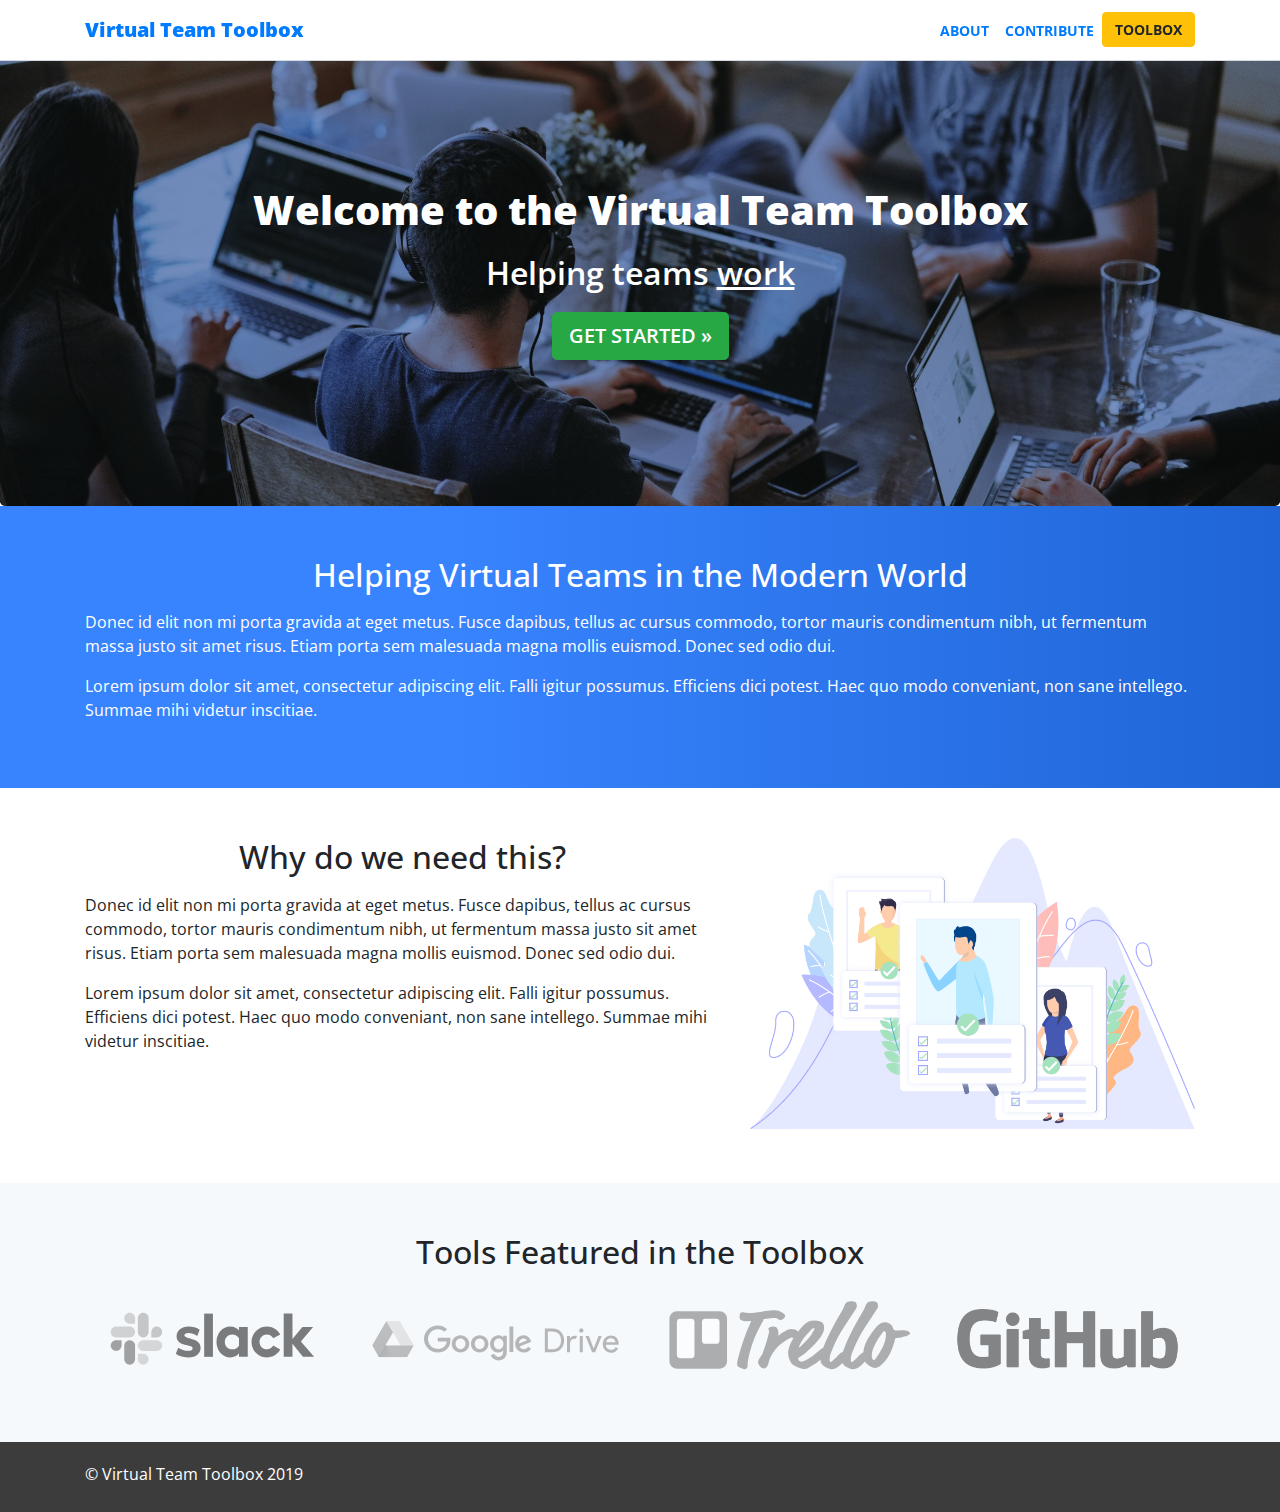
<file: index.html>
<!doctype html>
<html lang="en">
  <head>
    <meta charset="utf-8">
    <meta name="viewport" content="width=device-width, initial-scale=1, shrink-to-fit=no">
    <title>Virtual Team Toolbox | Home</title>


    <link href="https://fonts.googleapis.com/css?family=Open+Sans:400,700,800" rel="stylesheet">
    <!-- Bootstrap core CSS -->
    <link href="css/bootstrap.min.css" rel="stylesheet">    
    <!-- Custom styles for this site -->
    <link href="css/style.css" rel="stylesheet">
  </head>
  <body>
<nav class="navbar navbar-expand-md fixed-top">
    <div class="container">
        <a class="navbar-brand" href="index.html">Virtual Team Toolbox</a>
        <button class="navbar-toggler" type="button" data-toggle="collapse" data-target="#navbarsExampleDefault" aria-controls="navbarsExampleDefault" aria-expanded="false" aria-label="Toggle navigation">
            <span class="navbar-toggler-icon"></span>
        </button>

        <div class="collapse navbar-collapse" id="navbarsExampleDefault">
            <ul class="navbar-nav ml-auto">
                <li class="nav-item active">
                    <a class="nav-link" href="#">About</a>
                </li>
                <li class="nav-item">
                    <a class="nav-link" href="#">Contribute</a>
                </li>
                <li class="nav-item">
                    <a class="btn btn-warning" href="toolbox.html">ToolBox</a>
                </li>
                
           
            </ul>
        </div>
    </div>
</nav>

<main role="main">

    <!-- Main jumbotron for a primary marketing message or call to action -->
    <div class="jumbotron vertical-center home-section">
        <div class="container">
            <h1>Welcome to the Virtual Team Toolbox</h1>
            <h2>Helping teams <u>work</u></h2>
            <p><a class="btn btn-success btn-lg" href="toolbox.html">Get Started &raquo;</a></p>
        </div>
    </div>

    <div class="blue-section">
        <div class="container">
            <!-- Example row of columns -->
            <div class="row page-section">
                <div class="col">
                    <h2 class="text-center mb-3">Helping Virtual Teams in the Modern World</h2>
                    <p>Donec id elit non mi porta gravida at eget metus. Fusce dapibus, tellus ac cursus commodo, tortor mauris condimentum nibh, ut fermentum massa justo sit amet risus. Etiam porta sem malesuada magna mollis euismod. Donec sed odio dui. </p>
                    <p>Lorem ipsum dolor sit amet, consectetur adipiscing elit. Falli igitur possumus. Efficiens dici potest. Haec quo modo conveniant, non sane intellego. Summae mihi videtur inscitiae. </p>
                </div>
        
            </div>
        </div> <!-- /container -->
    </div>
    
    <div class="container">
            <!-- Example row of columns -->
            <div class="row page-section">
                <div class="col-md-7">
                    <h2 class="text-center mb-3">Why do we need this?</h2>
                    <p>Donec id elit non mi porta gravida at eget metus. Fusce dapibus, tellus ac cursus commodo, tortor mauris condimentum nibh, ut fermentum massa justo sit amet risus. Etiam porta sem malesuada magna mollis euismod. Donec sed odio dui. </p>
                    <p>Lorem ipsum dolor sit amet, consectetur adipiscing elit. Falli igitur possumus. Efficiens dici potest. Haec quo modo conveniant, non sane intellego. Summae mihi videtur inscitiae. </p>
                </div>
                <div class="col-md-5">
                    <img src="img/app-20.png" class="img-fluid" />
                </div>
            </div>
        </div> <!-- /container -->
        <div class="grey-section">
            <div class="container">
                <!-- Example row of columns -->
                <div class="row page-section-mr-t">
                    <div class="col">
                        <h2 class="text-center mb-3">Tools Featured in the Toolbox</h2>
                    </div>
                </div>
                <div class="row page-section-mr-b">
                    <div class="col-md-3">
                        <a href="#" class="greyed-out">
                            <img src="img/Slack_RGB.svg" class="img-fluid" />
                        </a>
                    </div>
                    <div class="col-md-3 d-flex justify-content-center">
                        <a href="#" class="greyed-out align-self-center">
                            <img src="img/drive-logo.svg" class="img-fluid" />
                        </a>
                    </div>
                    <div class="col-md-3 d-flex justify-content-center">
                        <a href="cat-pm.html" class="greyed-out align-self-center">
                            <img src="img/trello-logo-blue.svg" class="img-fluid" />
                        </a>
                    </div>
                    <div class="col-md-3">
                        <a href="#" class="greyed-out">
                            <img src="img/GitHub-Logo.png" class="img-fluid" />
                        </a>
                    </div>
                </div>
            </div> <!-- /container -->
        </div>

</main>

<footer>
    <div class="container">
    <p>&copy; Virtual Team Toolbox 2019</p>
    </div>
</footer>
<script src="https://code.jquery.com/jquery-3.3.1.slim.min.js" integrity="sha384-q8i/X+965DzO0rT7abK41JStQIAqVgRVzpbzo5smXKp4YfRvH+8abtTE1Pi6jizo" crossorigin="anonymous"></script>
      <script>window.jQuery || document.write('<script src="/docs/4.3/assets/js/vendor/jquery-slim.min.js"><\/script>')</script><script src="js/bootstrap.bundle.min.js" integrity="sha384-xrRywqdh3PHs8keKZN+8zzc5TX0GRTLCcmivcbNJWm2rs5C8PRhcEn3czEjhAO9o" crossorigin="anonymous"></script></body>
</html>
</file>
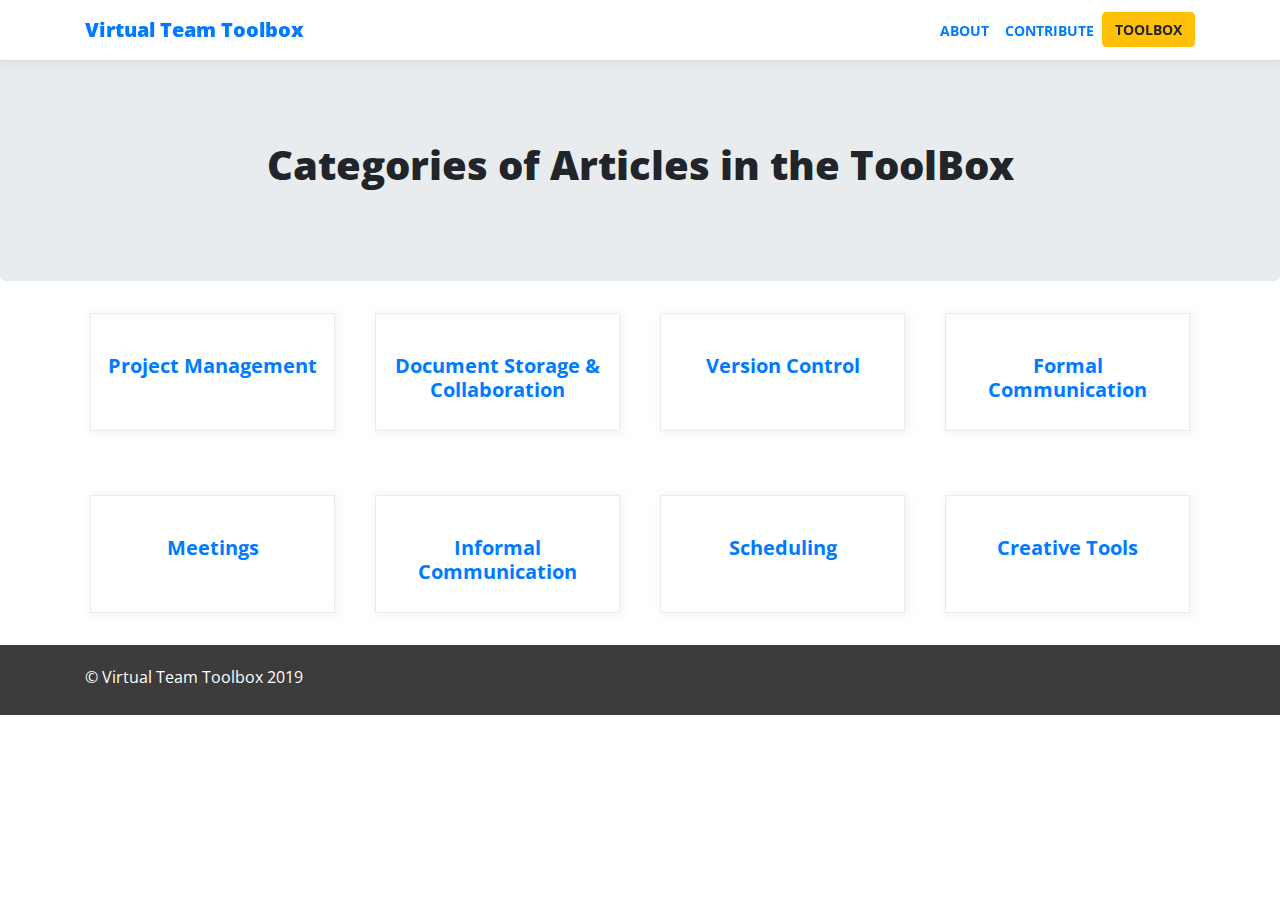
<file: toolbox.html>
<!doctype html>
<html lang="en">
  <head>
    <meta charset="utf-8">
    <meta name="viewport" content="width=device-width, initial-scale=1, shrink-to-fit=no">
    <title>Virtual Team Toolbox | ToolBox</title>


    <link href="https://fonts.googleapis.com/css?family=Open+Sans:400,700,800" rel="stylesheet">
    <link rel="stylesheet" href="https://use.fontawesome.com/releases/v5.8.0/css/all.css" integrity="sha384-Mmxa0mLqhmOeaE8vgOSbKacftZcsNYDjQzuCOm6D02luYSzBG8vpaOykv9lFQ51Y" crossorigin="anonymous">
    <!-- Bootstrap core CSS -->
    <link href="css/bootstrap.min.css" rel="stylesheet">    
    <!-- Custom styles for this site -->
    <link href="css/style.css" rel="stylesheet">
  </head>
  <body>
        <nav class="navbar navbar-expand-md fixed-top">
            <div class="container">
                <a class="navbar-brand" href="index.html">Virtual Team Toolbox</a>
                <button class="navbar-toggler" type="button" data-toggle="collapse" data-target="#navbarsExampleDefault" aria-controls="navbarsExampleDefault" aria-expanded="false" aria-label="Toggle navigation">
                    <span class="navbar-toggler-icon"></span>
                </button>

                <div class="collapse navbar-collapse" id="navbarsExampleDefault">
                    <ul class="navbar-nav ml-auto">
                        <li class="nav-item active">
                            <a class="nav-link" href="#">About</a>
                        </li>
                        <li class="nav-item">
                            <a class="nav-link" href="#">Contribute</a>
                        </li>
                        <li class="nav-item">
                            <a class="btn btn-warning" href="#">ToolBox</a>
                        </li>
                        
                
                    </ul>
                </div>
            </div>
        </nav>

        <main role="main">

            <!-- Main jumbotron for a primary marketing message or call to action -->
            <div class="jumbotron cat-heading">
                <div class="container">
                    <h1 class="text-center">Categories of Articles in the ToolBox</h1>
                </div>
            </div>

            <div class="container">
                <div class="row">
                    <div class="col category-box">
                        <a href="cat-pm.html">
                            <i class="fas fa-tasks"></i>
                            <h3>Project Management</h3>
                        </a>
                    </div>
                    <div class="col category-box">
                        <a href="#">
                            <i class="fas fa-folder-open"></i>
                            <h3>Document Storage & Collaboration</h3>
                        </a>
                    </div>
                    <div class="col category-box">
                        <a href="#">
                            <i class="fas fa-code-branch"></i>
                            <h3>Version Control</h3>
                        </a>
                    </div>
                    <div class="col category-box">
                            <a href="#">
                                <i class="fas fa-envelope"></i>
                                <h3>Formal Communication</h3>
                            </a>
                    </div>
                </div><!-- End Row -->
                <div class="row">
                    <div class="col category-box">
                        <a href="#">
                            <i class="fas fa-user-friends"></i>
                            <h3>Meetings</h3>
                        </a>
                    </div>
                    <div class="col category-box">
                        <a href="#">
                            <i class="fab fa-slack"></i>
                            <h3>Informal Communication</h3>
                        </a>
                    </div>
                    <div class="col category-box">
                        <a href="#">
                            <i class="fas fa-calendar-alt"></i>
                            <h3>Scheduling</h3>
                        </a>
                    </div>
                    <div class="col category-box">
                        <a href="#">
                            <i class="fas fa-layer-group"></i>
                            <h3>Creative Tools</h3>
                        </a>
                    </div>
                </div><!-- End Row -->
            </div><!-- End Container -->
            

        </main>

        <footer>
            <div class="container">
            <p>&copy; Virtual Team Toolbox 2019</p>
            </div>
        </footer>
        <script src="https://code.jquery.com/jquery-3.3.1.slim.min.js" integrity="sha384-q8i/X+965DzO0rT7abK41JStQIAqVgRVzpbzo5smXKp4YfRvH+8abtTE1Pi6jizo" crossorigin="anonymous"></script>
        <script>window.jQuery || document.write('<script src="/docs/4.3/assets/js/vendor/jquery-slim.min.js"><\/script>')</script><script src="js/bootstrap.bundle.min.js" integrity="sha384-xrRywqdh3PHs8keKZN+8zzc5TX0GRTLCcmivcbNJWm2rs5C8PRhcEn3czEjhAO9o" crossorigin="anonymous"></script>

    </body>
</html>
</file>
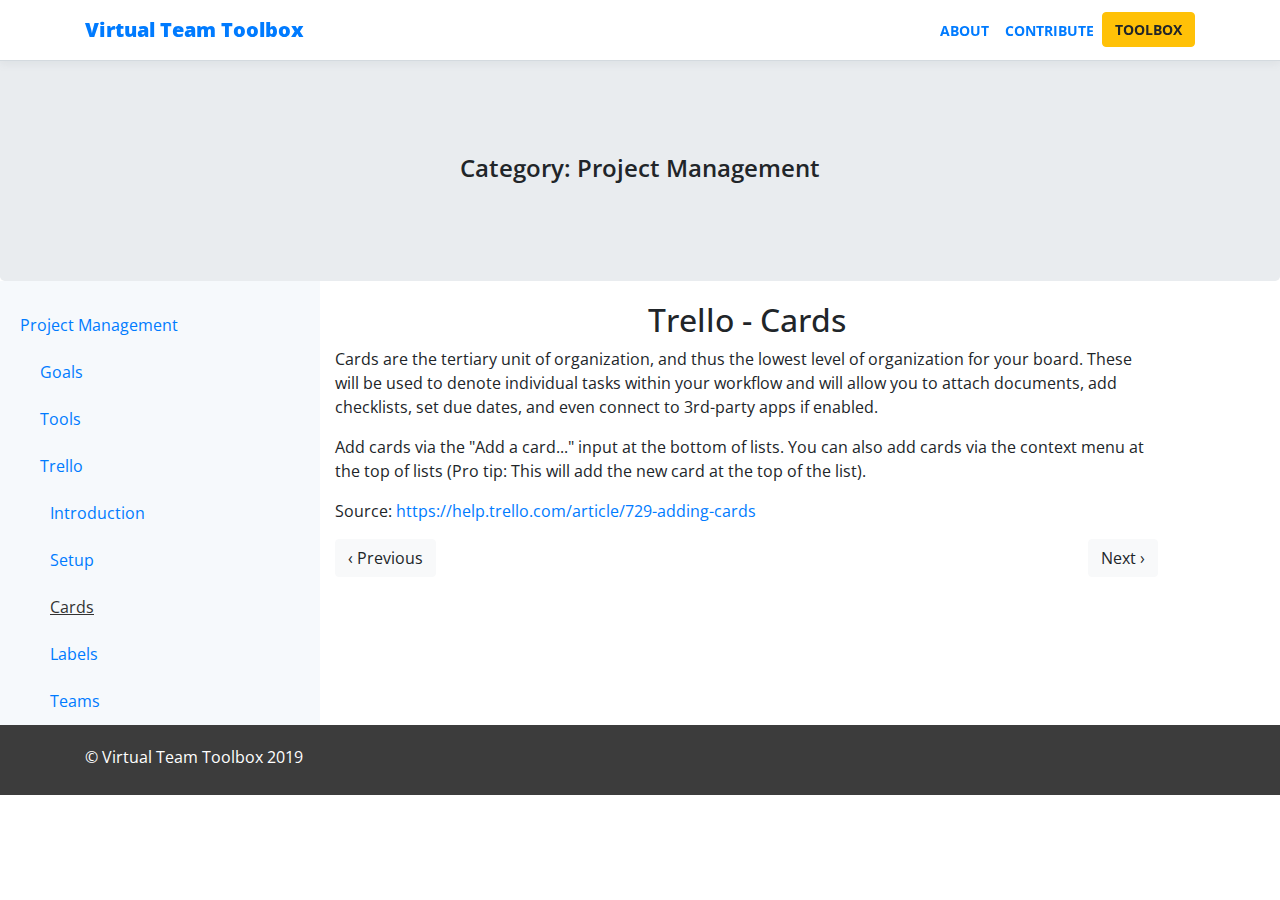
<file: trello-cards.html>
<!doctype html>
<html lang="en">
  <head>
    <meta charset="utf-8">
    <meta name="viewport" content="width=device-width, initial-scale=1, shrink-to-fit=no">
    <title>Virtual Team Toolbox | Trello Cards</title>


    <link href="https://fonts.googleapis.com/css?family=Open+Sans:400,700,800" rel="stylesheet">
    <link rel="stylesheet" href="https://use.fontawesome.com/releases/v5.8.0/css/all.css" integrity="sha384-Mmxa0mLqhmOeaE8vgOSbKacftZcsNYDjQzuCOm6D02luYSzBG8vpaOykv9lFQ51Y" crossorigin="anonymous">
    <!-- Bootstrap core CSS -->
    <link href="css/bootstrap.min.css" rel="stylesheet">    
    <!-- Custom styles for this site -->
    <link href="css/style.css" rel="stylesheet">
  </head>
  <body>
        <nav class="navbar navbar-expand-md fixed-top">
            <div class="container">
                <a class="navbar-brand" href="index.html">Virtual Team Toolbox</a>
                <button class="navbar-toggler" type="button" data-toggle="collapse" data-target="#navbarsExampleDefault" aria-controls="navbarsExampleDefault" aria-expanded="false" aria-label="Toggle navigation">
                    <span class="navbar-toggler-icon"></span>
                </button>

                <div class="collapse navbar-collapse" id="navbarsExampleDefault">
                    <ul class="navbar-nav ml-auto">
                        <li class="nav-item active">
                            <a class="nav-link" href="#">About</a>
                        </li>
                        <li class="nav-item">
                            <a class="nav-link" href="#">Contribute</a>
                        </li>
                        <li class="nav-item">
                            <a class="btn btn-warning" href="toolbox.html">ToolBox</a>
                        </li>
                        
                
                    </ul>
                </div>
            </div>
        </nav>

        <main role="main">

            <!-- Main jumbotron for a primary marketing message or call to action -->
            <div class="jumbotron inner-cat-heading">
                <div class="container">
                    <h2 class="text-center">Category: Project Management</h2>
                </div>
            </div>            
            <div class="container-fluid">

            <div class="row lesson-row">
                    <div class="col-md-3 col-xs-1" id="sidebar">
                        <div class="list-group">
                            <a href="#menu1" class="list-group-item" data-toggle="collapse" data-parent="#sidebar">
                                <span class="hidden-sm-down">Project Management <i class="fa fa-caret-down"></i></span> 
                            </a>
                            <div class="collapse" id="menu1">
                                <a href="cat-pm.html" class="list-group-item">
                                    <span class="hidden-sm-down">Goals</span> 
                                </a>
                                <a href="#menu2" class="list-group-item">
                                    <span class="hidden-sm-down">Tools</span> 
                                </a>
                                <a href="#menu3" class="list-group-item" data-toggle="collapse" data-parent="#sidebar">
                                    <span class="hidden-sm-down">Trello <i class="fa fa-caret-down"></i></span> 
                                </a>
                                <div class="collapse" id="menu3">
                                    <a href="trello-intro.html" class="list-group-item " data-parent="#menu2">Introduction</a>
                                    <a href="trello-setup.html" class="list-group-item" data-parent="#menu2">Setup</a>
                                    <a href="trello-cards.html" class="list-group-item active-list-item" data-parent="#menu2">Cards</a>
                                    <a href="trello-labels.html" class="list-group-item" data-parent="#menu2">Labels</a>
                                    <a href="trello-teams.html" class="list-group-item" data-parent="#menu2">Teams</a>
                                    
                                </div>
                                <!-- <a href="#menu4" class="list-group-item">
                                    <span class="hidden-sm-down">Item 3</span> 
                                </a>
                                <a href="#menu5" class="list-group-item">
                                    <span class="hidden-sm-down">Item 4</span> 
                                </a> -->
                            </div><!-- End PM Collapse -->
                        </div><!-- End List Group -->
                    </div>
                    <div class="col-md-8 lesson-body">
                        <h2 class="text-center">Trello - Cards</h2>
                        <!-- Lesson video will go here -->
                        <!-- <img class="img-fluid" src="https://via.placeholder.com/900x300.png?text=Video+Here" /> -->

                        <!-- Start Actual Lesson Body -->
                        <!-- <h3 class="mt-3">What you will learn in this lesson</h3> -->
                        
                        <p>Cards are the tertiary unit of organization, and thus the lowest level of organization for your board. These will be used to denote individual tasks within your workflow and will allow you to attach documents, add checklists, set due dates, and even connect to 3rd-party apps if enabled.</p>

                        <p>Add cards via the "Add a card..." input at the bottom of lists. You can also add cards via the context menu at the top of lists (Pro tip: This will add the new card at the top of the list).</p>

                        <p>Source: <a href="https://help.trello.com/article/729-adding-cards" target="blank">https://help.trello.com/article/729-adding-cards</a></p>


                        <a href="trello-setup.html" class="btn btn-light">&#8249; Previous</a>
                        <a href="trello-labels.html" class="btn btn-light float-right">Next &#8250;</a>
                    </div>
                    


                </div><!-- End Row -->
                
            </div><!-- End Container -->
            

        </main>

        <footer>
            <div class="container">
            <p>&copy; Virtual Team Toolbox 2019</p>
            </div>
        </footer>
        <script src="https://code.jquery.com/jquery-3.3.1.slim.min.js" integrity="sha384-q8i/X+965DzO0rT7abK41JStQIAqVgRVzpbzo5smXKp4YfRvH+8abtTE1Pi6jizo" crossorigin="anonymous"></script>
        <script>window.jQuery || document.write('<script src="/docs/4.3/assets/js/vendor/jquery-slim.min.js"><\/script>')</script><script src="js/bootstrap.bundle.min.js" integrity="sha384-xrRywqdh3PHs8keKZN+8zzc5TX0GRTLCcmivcbNJWm2rs5C8PRhcEn3czEjhAO9o" crossorigin="anonymous"></script>
        <script>
        $('#menu1').collapse('show'); //Show the current page contents
        $('#menu3').collapse('show'); //Show the current page contents
        </script>
        
    </body>
</html>
</file>
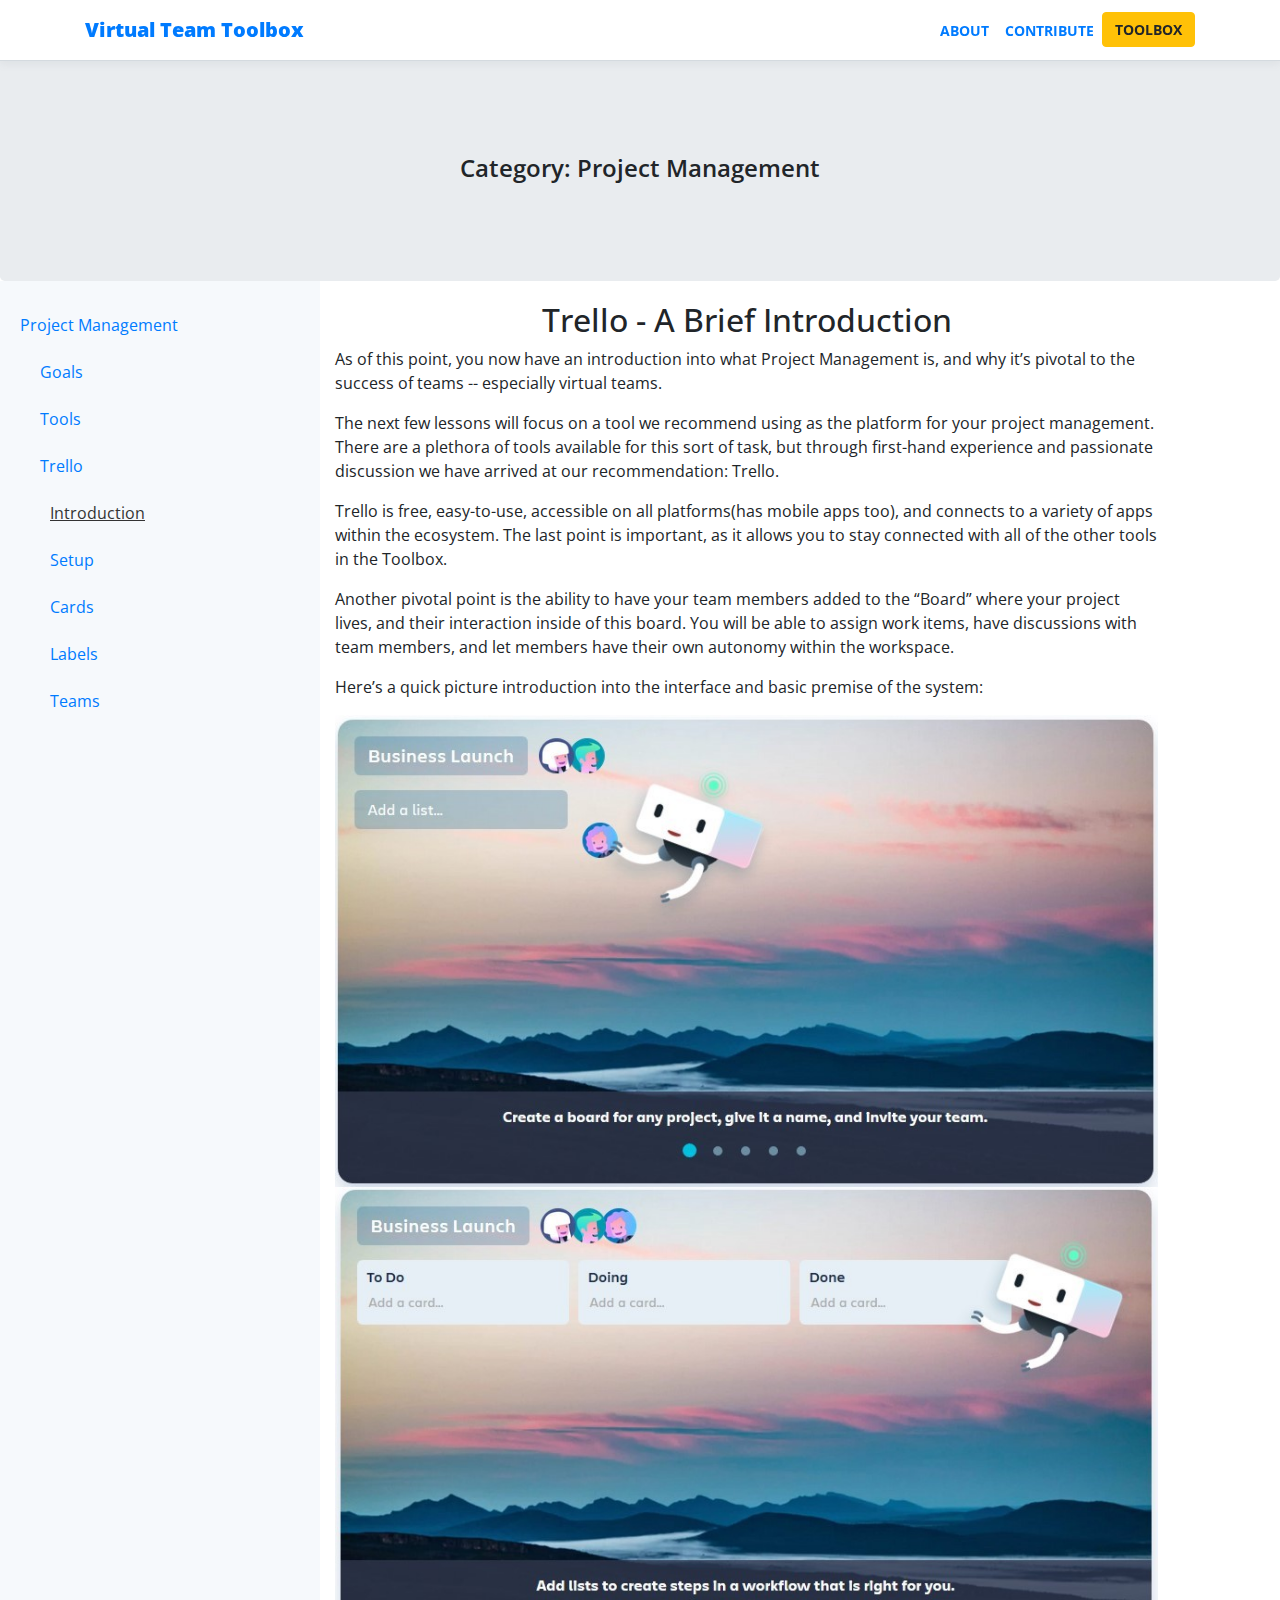
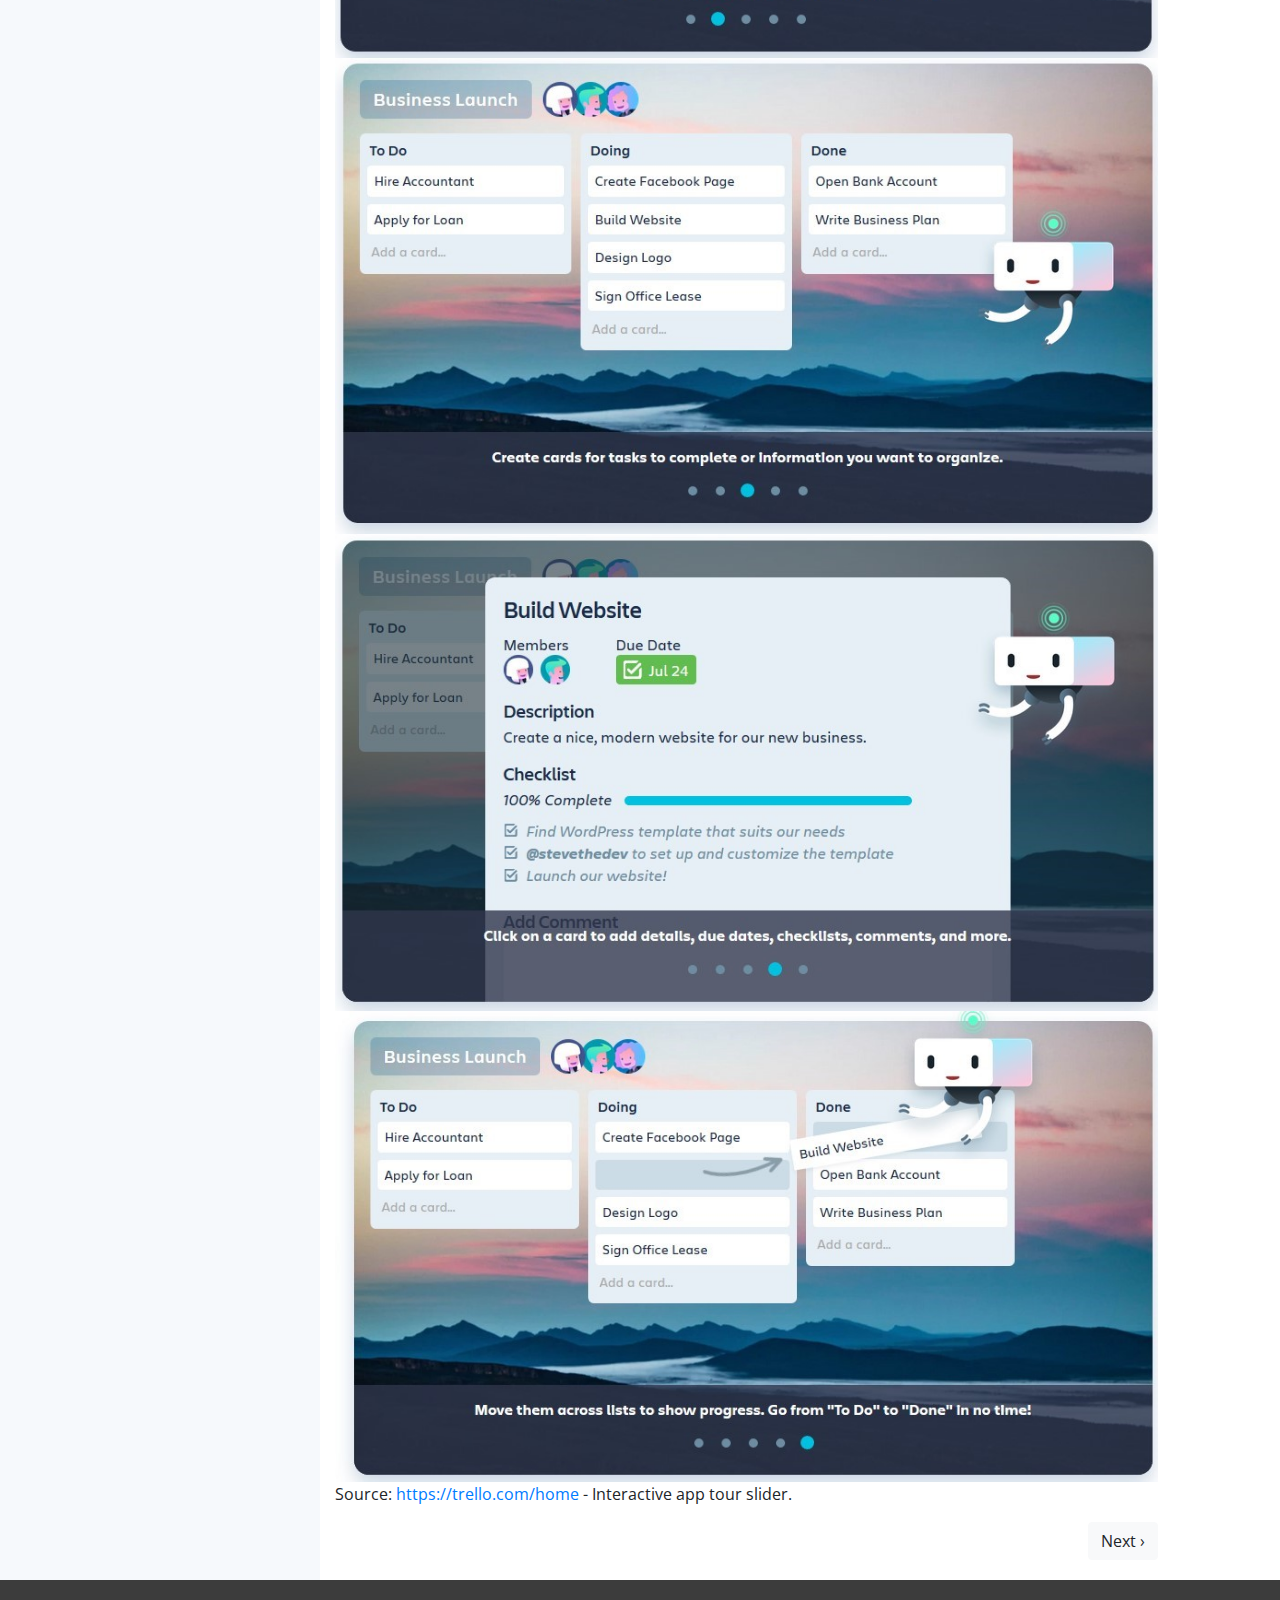
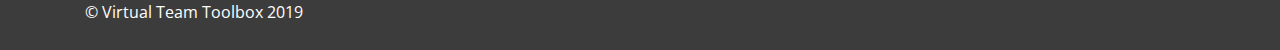
<file: trello-intro.html>
<!doctype html>
<html lang="en">
  <head>
    <meta charset="utf-8">
    <meta name="viewport" content="width=device-width, initial-scale=1, shrink-to-fit=no">
    <title>Virtual Team Toolbox | Trello Introduction</title>


    <link href="https://fonts.googleapis.com/css?family=Open+Sans:400,700,800" rel="stylesheet">
    <link rel="stylesheet" href="https://use.fontawesome.com/releases/v5.8.0/css/all.css" integrity="sha384-Mmxa0mLqhmOeaE8vgOSbKacftZcsNYDjQzuCOm6D02luYSzBG8vpaOykv9lFQ51Y" crossorigin="anonymous">
    <!-- Bootstrap core CSS -->
    <link href="css/bootstrap.min.css" rel="stylesheet">    
    <!-- Custom styles for this site -->
    <link href="css/style.css" rel="stylesheet">
  </head>
  <body>
        <nav class="navbar navbar-expand-md fixed-top">
            <div class="container">
                <a class="navbar-brand" href="index.html">Virtual Team Toolbox</a>
                <button class="navbar-toggler" type="button" data-toggle="collapse" data-target="#navbarsExampleDefault" aria-controls="navbarsExampleDefault" aria-expanded="false" aria-label="Toggle navigation">
                    <span class="navbar-toggler-icon"></span>
                </button>

                <div class="collapse navbar-collapse" id="navbarsExampleDefault">
                    <ul class="navbar-nav ml-auto">
                        <li class="nav-item active">
                            <a class="nav-link" href="#">About</a>
                        </li>
                        <li class="nav-item">
                            <a class="nav-link" href="#">Contribute</a>
                        </li>
                        <li class="nav-item">
                            <a class="btn btn-warning" href="toolbox.html">ToolBox</a>
                        </li>
                        
                
                    </ul>
                </div>
            </div>
        </nav>

        <main role="main">

            <!-- Main jumbotron for a primary marketing message or call to action -->
            <div class="jumbotron inner-cat-heading">
                <div class="container">
                    <h2 class="text-center">Category: Project Management</h2>
                </div>
            </div>            
            <div class="container-fluid">

            <div class="row lesson-row">
                    <div class="col-md-3 col-xs-1" id="sidebar">
                        <div class="list-group">
                            <a href="#menu1" class="list-group-item" data-toggle="collapse" data-parent="#sidebar">
                                <span class="hidden-sm-down">Project Management <i class="fa fa-caret-down"></i></span> 
                            </a>
                            <div class="collapse" id="menu1">
                                <a href="cat-pm.html" class="list-group-item">
                                    <span class="hidden-sm-down">Goals</span> 
                                </a>
                                <a href="#menu2" class="list-group-item">
                                    <span class="hidden-sm-down">Tools</span> 
                                </a>
                                <a href="#menu3" class="list-group-item" data-toggle="collapse" data-parent="#sidebar">
                                    <span class="hidden-sm-down">Trello <i class="fa fa-caret-down"></i></span> 
                                </a>
                                <div class="collapse" id="menu3">
                                    <a href="trello-intro.html" class="list-group-item active-list-item" data-parent="#menu2">Introduction</a>
                                    <a href="trello-setup.html" class="list-group-item" data-parent="#menu2">Setup</a>
                                    <a href="trello-cards.html" class="list-group-item" data-parent="#menu2">Cards</a>
                                    <a href="trello-labels.html" class="list-group-item" data-parent="#menu2">Labels</a>
                                    <a href="trello-teams.html" class="list-group-item" data-parent="#menu2">Teams</a>
                                    
                                </div>
                                <!-- <a href="#menu4" class="list-group-item">
                                    <span class="hidden-sm-down">Item 3</span> 
                                </a>
                                <a href="#menu5" class="list-group-item">
                                    <span class="hidden-sm-down">Item 4</span> 
                                </a> -->
                            </div><!-- End PM Collapse -->
                        </div><!-- End List Group -->
                    </div>
                    <div class="col-md-8 lesson-body">
                        <h2 class="text-center">Trello - A Brief Introduction</h2>
                        <!-- Lesson video will go here -->
                        <!-- <img class="img-fluid" src="https://via.placeholder.com/900x300.png?text=Video+Here" /> -->

                        <!-- Start Actual Lesson Body -->
                        <!-- <h3 class="mt-3">What you will learn in this lesson</h3> -->
                        
                        <p>As of this point, you now have an introduction into what Project Management is, and why it’s pivotal to the success of teams -- especially virtual teams.</p>

                        <p>The next few lessons will focus on a  tool we recommend using as the platform for your project management. There are a plethora of tools available for this sort of task, but through first-hand experience and passionate discussion we have arrived at our recommendation: Trello.</p>
                        
                        <p>Trello is free, easy-to-use, accessible on all platforms(has mobile apps too), and connects to a variety of apps within the ecosystem. The last point is important, as it allows you to stay connected with all of the other tools in the Toolbox.</p>
                        
                        <p>Another pivotal point is the ability to have your team members added to the “Board” where your project lives, and their interaction inside of this board. You will be able to assign work items, have discussions with team members, and let members have their own autonomy within the workspace.</p>
                        
                        <p>Here’s a quick picture introduction into the interface and basic premise of the system:</p>
                        <img src="img/trello-intro-1.jpg" class="img-fluid" />
                        <img src="img/trello-intro-2.jpg" class="img-fluid" />
                        <img src="img/trello-intro-3.jpg" class="img-fluid" />
                        <img src="img/trello-intro-4.jpg" class="img-fluid" />
                        <img src="img/trello-intro-5.jpg" class="img-fluid" />
                         <p>Source: <a href="https://trello.com/home" target="_blank">https://trello.com/home</a> - Interactive app tour slider.</p>
                        <!-- <a href="#" class="btn btn-light">&#8249; Previous</a> -->
                        <a href="trello-setup.html" class="btn btn-light float-right">Next &#8250;</a>
                    </div>
                    


                </div><!-- End Row -->
                
            </div><!-- End Container -->
            

        </main>

        <footer>
            <div class="container">
            <p>&copy; Virtual Team Toolbox 2019</p>
            </div>
        </footer>
        <script src="https://code.jquery.com/jquery-3.3.1.slim.min.js" integrity="sha384-q8i/X+965DzO0rT7abK41JStQIAqVgRVzpbzo5smXKp4YfRvH+8abtTE1Pi6jizo" crossorigin="anonymous"></script>
        <script>window.jQuery || document.write('<script src="/docs/4.3/assets/js/vendor/jquery-slim.min.js"><\/script>')</script><script src="js/bootstrap.bundle.min.js" integrity="sha384-xrRywqdh3PHs8keKZN+8zzc5TX0GRTLCcmivcbNJWm2rs5C8PRhcEn3czEjhAO9o" crossorigin="anonymous"></script>
        <script>
        $('#menu1').collapse('show'); //Show the current page contents
        $('#menu3').collapse('show'); //Show the current page contents
        </script>
        
    </body>
</html>
</file>
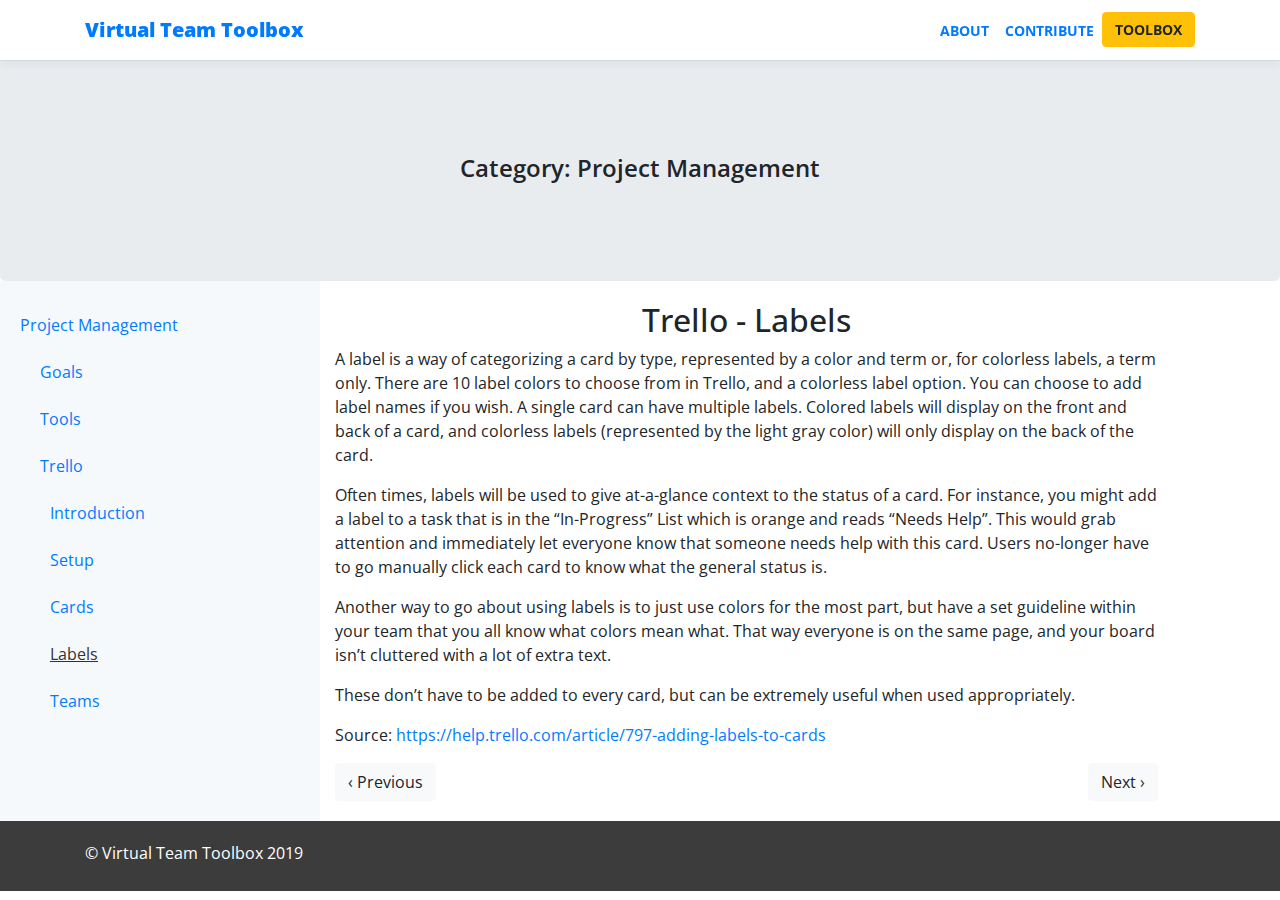
<file: trello-labels.html>
<!doctype html>
<html lang="en">
  <head>
    <meta charset="utf-8">
    <meta name="viewport" content="width=device-width, initial-scale=1, shrink-to-fit=no">
    <title>Virtual Team Toolbox | Trello Labels</title>


    <link href="https://fonts.googleapis.com/css?family=Open+Sans:400,700,800" rel="stylesheet">
    <link rel="stylesheet" href="https://use.fontawesome.com/releases/v5.8.0/css/all.css" integrity="sha384-Mmxa0mLqhmOeaE8vgOSbKacftZcsNYDjQzuCOm6D02luYSzBG8vpaOykv9lFQ51Y" crossorigin="anonymous">
    <!-- Bootstrap core CSS -->
    <link href="css/bootstrap.min.css" rel="stylesheet">    
    <!-- Custom styles for this site -->
    <link href="css/style.css" rel="stylesheet">
  </head>
  <body>
        <nav class="navbar navbar-expand-md fixed-top">
            <div class="container">
                <a class="navbar-brand" href="index.html">Virtual Team Toolbox</a>
                <button class="navbar-toggler" type="button" data-toggle="collapse" data-target="#navbarsExampleDefault" aria-controls="navbarsExampleDefault" aria-expanded="false" aria-label="Toggle navigation">
                    <span class="navbar-toggler-icon"></span>
                </button>

                <div class="collapse navbar-collapse" id="navbarsExampleDefault">
                    <ul class="navbar-nav ml-auto">
                        <li class="nav-item active">
                            <a class="nav-link" href="#">About</a>
                        </li>
                        <li class="nav-item">
                            <a class="nav-link" href="#">Contribute</a>
                        </li>
                        <li class="nav-item">
                            <a class="btn btn-warning" href="toolbox.html">ToolBox</a>
                        </li>
                        
                
                    </ul>
                </div>
            </div>
        </nav>

        <main role="main">

            <!-- Main jumbotron for a primary marketing message or call to action -->
            <div class="jumbotron inner-cat-heading">
                <div class="container">
                    <h2 class="text-center">Category: Project Management</h2>
                </div>
            </div>            
            <div class="container-fluid">

            <div class="row lesson-row">
                    <div class="col-md-3 col-xs-1" id="sidebar">
                        <div class="list-group">
                            <a href="#menu1" class="list-group-item" data-toggle="collapse" data-parent="#sidebar">
                                <span class="hidden-sm-down">Project Management <i class="fa fa-caret-down"></i></span> 
                            </a>
                            <div class="collapse" id="menu1">
                                <a href="cat-pm.html" class="list-group-item">
                                    <span class="hidden-sm-down">Goals</span> 
                                </a>
                                <a href="#menu2" class="list-group-item">
                                    <span class="hidden-sm-down">Tools</span> 
                                </a>
                                <a href="#menu3" class="list-group-item" data-toggle="collapse" data-parent="#sidebar">
                                    <span class="hidden-sm-down">Trello <i class="fa fa-caret-down"></i></span> 
                                </a>
                                <div class="collapse" id="menu3">
                                    <a href="trello-intro.html" class="list-group-item" data-parent="#menu2">Introduction</a>
                                    <a href="trello-setup.html" class="list-group-item" data-parent="#menu2">Setup</a>
                                    <a href="trello-cards.html" class="list-group-item" data-parent="#menu2">Cards</a>
                                    <a href="trello-labels.html" class="list-group-item active-list-item" data-parent="#menu2">Labels</a>
                                    <a href="trello-teams.html" class="list-group-item" data-parent="#menu2">Teams</a>
                                    
                                </div>
                                <!-- <a href="#menu4" class="list-group-item">
                                    <span class="hidden-sm-down">Item 3</span> 
                                </a>
                                <a href="#menu5" class="list-group-item">
                                    <span class="hidden-sm-down">Item 4</span> 
                                </a> -->
                            </div><!-- End PM Collapse -->
                        </div><!-- End List Group -->
                    </div>
                    <div class="col-md-8 lesson-body">
                        <h2 class="text-center">Trello - Labels</h2>
                        <!-- Lesson video will go here -->
                        <!-- <img class="img-fluid" src="https://via.placeholder.com/900x300.png?text=Video+Here" /> -->

                        <!-- Start Actual Lesson Body -->
                        <!-- <h3 class="mt-3">What you will learn in this lesson</h3> -->
                        <p>A label is a way of categorizing a card by type, represented by a color and term or, for colorless labels, a term only. There are 10 label colors to choose from in Trello, and a colorless label option. You can choose to add label names if you wish. A single card can have multiple labels. Colored labels will display on the front and back of a card, and colorless labels (represented by the light gray color) will only display on the back of the card.</p>

                        <p>Often times, labels will be used to give at-a-glance context to the status of a card. For instance, you might add a label to a task that is in the “In-Progress” List which is orange and reads “Needs Help”. This would grab attention and immediately let everyone know that someone needs help with this card. Users no-longer have to go manually click each card to know what the general status is.</p>

                        <p>Another way to go about using labels is to just use colors for the most part, but have a set guideline within your team that you all know what colors mean what. That way everyone is on the same page, and your board isn’t cluttered with a lot of extra text.</p>

                        <p>These don’t have to be added to every card, but can be extremely useful when used appropriately.</p>

                        <p>Source: <a href="https://help.trello.com/article/797-adding-labels-to-cards" target="_blank">https://help.trello.com/article/797-adding-labels-to-cards</a></p>


                       
                        <a href="trello-cards.html" class="btn btn-light">&#8249; Previous</a>
                        <a href="trello-teams.html" class="btn btn-light float-right">Next &#8250;</a>
                    </div>
                    


                </div><!-- End Row -->
                
            </div><!-- End Container -->
            

        </main>

        <footer>
            <div class="container">
            <p>&copy; Virtual Team Toolbox 2019</p>
            </div>
        </footer>
        <script src="https://code.jquery.com/jquery-3.3.1.slim.min.js" integrity="sha384-q8i/X+965DzO0rT7abK41JStQIAqVgRVzpbzo5smXKp4YfRvH+8abtTE1Pi6jizo" crossorigin="anonymous"></script>
        <script>window.jQuery || document.write('<script src="/docs/4.3/assets/js/vendor/jquery-slim.min.js"><\/script>')</script><script src="js/bootstrap.bundle.min.js" integrity="sha384-xrRywqdh3PHs8keKZN+8zzc5TX0GRTLCcmivcbNJWm2rs5C8PRhcEn3czEjhAO9o" crossorigin="anonymous"></script>
        <script>
        $('#menu1').collapse('show'); //Show the current page contents
        $('#menu3').collapse('show'); //Show the current page contents
        </script>
        
    </body>
</html>
</file>
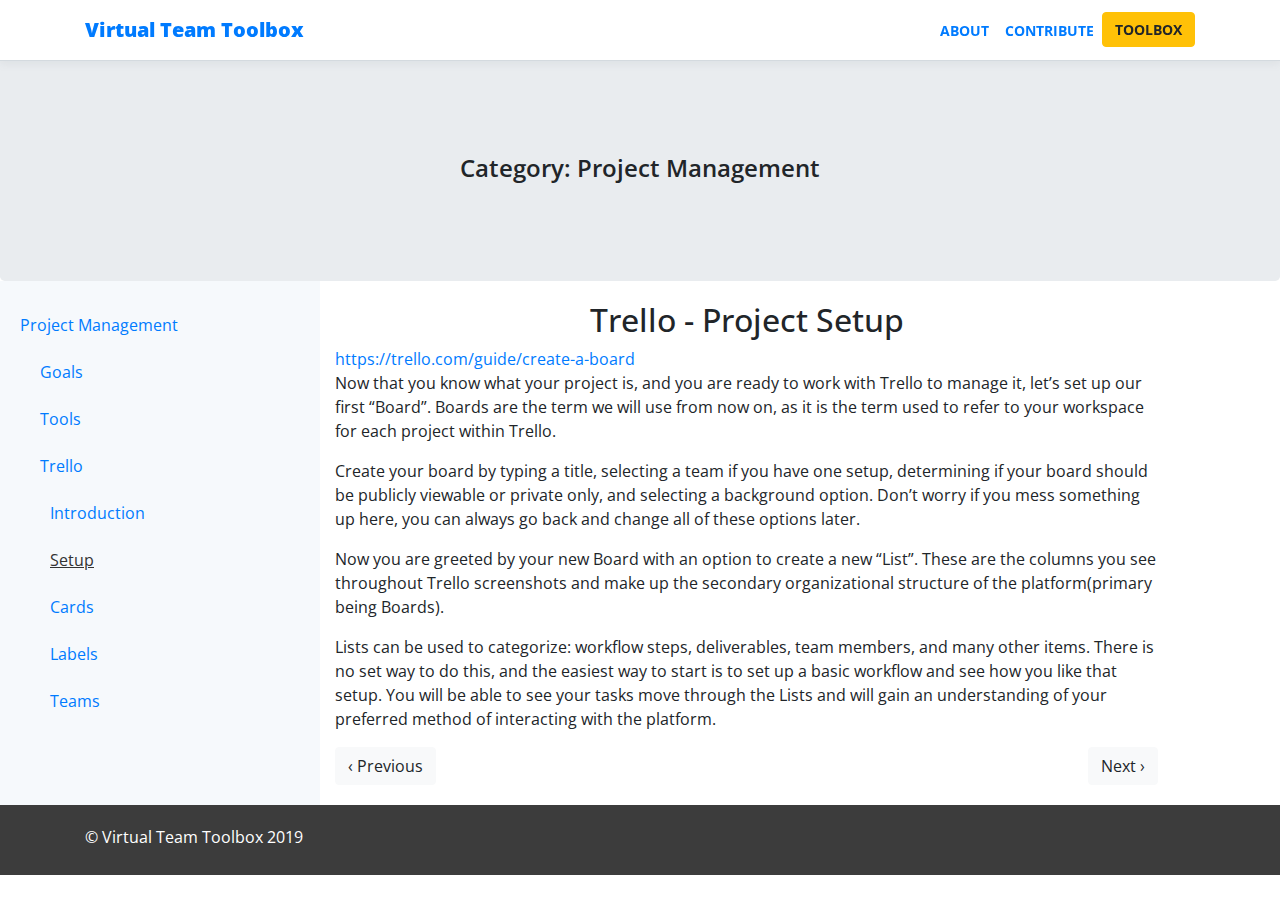
<file: trello-setup.html>
<!doctype html>
<html lang="en">
  <head>
    <meta charset="utf-8">
    <meta name="viewport" content="width=device-width, initial-scale=1, shrink-to-fit=no">
    <title>Virtual Team Toolbox | Trello Setup</title>


    <link href="https://fonts.googleapis.com/css?family=Open+Sans:400,700,800" rel="stylesheet">
    <link rel="stylesheet" href="https://use.fontawesome.com/releases/v5.8.0/css/all.css" integrity="sha384-Mmxa0mLqhmOeaE8vgOSbKacftZcsNYDjQzuCOm6D02luYSzBG8vpaOykv9lFQ51Y" crossorigin="anonymous">
    <!-- Bootstrap core CSS -->
    <link href="css/bootstrap.min.css" rel="stylesheet">    
    <!-- Custom styles for this site -->
    <link href="css/style.css" rel="stylesheet">
  </head>
  <body>
        <nav class="navbar navbar-expand-md fixed-top">
            <div class="container">
                <a class="navbar-brand" href="index.html">Virtual Team Toolbox</a>
                <button class="navbar-toggler" type="button" data-toggle="collapse" data-target="#navbarsExampleDefault" aria-controls="navbarsExampleDefault" aria-expanded="false" aria-label="Toggle navigation">
                    <span class="navbar-toggler-icon"></span>
                </button>

                <div class="collapse navbar-collapse" id="navbarsExampleDefault">
                    <ul class="navbar-nav ml-auto">
                        <li class="nav-item active">
                            <a class="nav-link" href="#">About</a>
                        </li>
                        <li class="nav-item">
                            <a class="nav-link" href="#">Contribute</a>
                        </li>
                        <li class="nav-item">
                            <a class="btn btn-warning" href="toolbox.html">ToolBox</a>
                        </li>
                        
                
                    </ul>
                </div>
            </div>
        </nav>

        <main role="main">

            <!-- Main jumbotron for a primary marketing message or call to action -->
            <div class="jumbotron inner-cat-heading">
                <div class="container">
                    <h2 class="text-center">Category: Project Management</h2>
                </div>
            </div>            
            <div class="container-fluid">

            <div class="row lesson-row">
                    <div class="col-md-3 col-xs-1" id="sidebar">
                        <div class="list-group">
                            <a href="#menu1" class="list-group-item" data-toggle="collapse" data-parent="#sidebar">
                                <span class="hidden-sm-down">Project Management <i class="fa fa-caret-down"></i></span> 
                            </a>
                            <div class="collapse" id="menu1">
                                <a href="cat-pm.html" class="list-group-item">
                                    <span class="hidden-sm-down">Goals</span> 
                                </a>
                                <a href="#menu2" class="list-group-item">
                                    <span class="hidden-sm-down">Tools</span> 
                                </a>
                                <a href="#menu3" class="list-group-item" data-toggle="collapse" data-parent="#sidebar">
                                    <span class="hidden-sm-down">Trello <i class="fa fa-caret-down"></i></span> 
                                </a>
                                <div class="collapse" id="menu3">
                                    <a href="trello-intro.html" class="list-group-item" data-parent="#menu2">Introduction</a>
                                    <a href="trello-setup.html" class="list-group-item active-list-item" data-parent="#menu2">Setup</a>
                                    <a href="trello-cards.html" class="list-group-item" data-parent="#menu2">Cards</a>
                                    <a href="trello-labels.html" class="list-group-item" data-parent="#menu2">Labels</a>
                                    <a href="trello-teams.html" class="list-group-item" data-parent="#menu2">Teams</a>
                                    
                                </div>
                                <!-- <a href="#menu4" class="list-group-item">
                                    <span class="hidden-sm-down">Item 3</span> 
                                </a>
                                <a href="#menu5" class="list-group-item">
                                    <span class="hidden-sm-down">Item 4</span> 
                                </a> -->
                            </div><!-- End PM Collapse -->
                        </div><!-- End List Group -->
                    </div>
                    <div class="col-md-8 lesson-body">
                        <h2 class="text-center">Trello - Project Setup
                        </h2>
                        <!-- Lesson video will go here -->
                        <!-- <img class="img-fluid" src="https://via.placeholder.com/900x300.png?text=Video+Here" /> -->

                        <!-- Start Actual Lesson Body -->
                        <!-- <h3 class="mt-3">What you will learn in this lesson</h3> -->
                        <a href="https://trello.com/guide/create-a-board" target="_blank">https://trello.com/guide/create-a-board</a>


                        <p>Now that you know what your project is, and you are ready to work with Trello to manage it, let’s set up our first “Board”. Boards are the term we will use from now on, as it is the term used to refer to your workspace for each project within Trello.</p>

                        <p>Create your board by typing a title, selecting a team if you have one setup, determining if your board should be publicly viewable or private only, and selecting a background option. Don’t worry if you mess something up here, you can always go back and change all of these options later.</p>

                        <p>Now you are greeted by your new Board with an option to create a new “List”. These are the columns you see throughout Trello screenshots and make up the secondary organizational structure of the platform(primary being Boards). </p>

                        <p>Lists can be used to categorize: workflow steps, deliverables, team members, and many other items. There is no set way to do this, and the easiest way to start is to set up a basic workflow and see how you like that setup. You will be able to see your tasks move through the Lists and will gain an understanding of your preferred method of interacting with the platform.</p>

                        
                        <a href="trello-intro.html" class="btn btn-light">&#8249; Previous</a>
                        <a href="trello-cards.html" class="btn btn-light float-right">Next &#8250;</a>
                    </div>
                    


                </div><!-- End Row -->
                
            </div><!-- End Container -->
            

        </main>

        <footer>
            <div class="container">
            <p>&copy; Virtual Team Toolbox 2019</p>
            </div>
        </footer>
        <script src="https://code.jquery.com/jquery-3.3.1.slim.min.js" integrity="sha384-q8i/X+965DzO0rT7abK41JStQIAqVgRVzpbzo5smXKp4YfRvH+8abtTE1Pi6jizo" crossorigin="anonymous"></script>
        <script>window.jQuery || document.write('<script src="/docs/4.3/assets/js/vendor/jquery-slim.min.js"><\/script>')</script><script src="js/bootstrap.bundle.min.js" integrity="sha384-xrRywqdh3PHs8keKZN+8zzc5TX0GRTLCcmivcbNJWm2rs5C8PRhcEn3czEjhAO9o" crossorigin="anonymous"></script>
        <script>
        $('#menu1').collapse('show'); //Show the current page contents
        $('#menu3').collapse('show'); //Show the current page contents
        </script>
        
    </body>
</html>
</file>
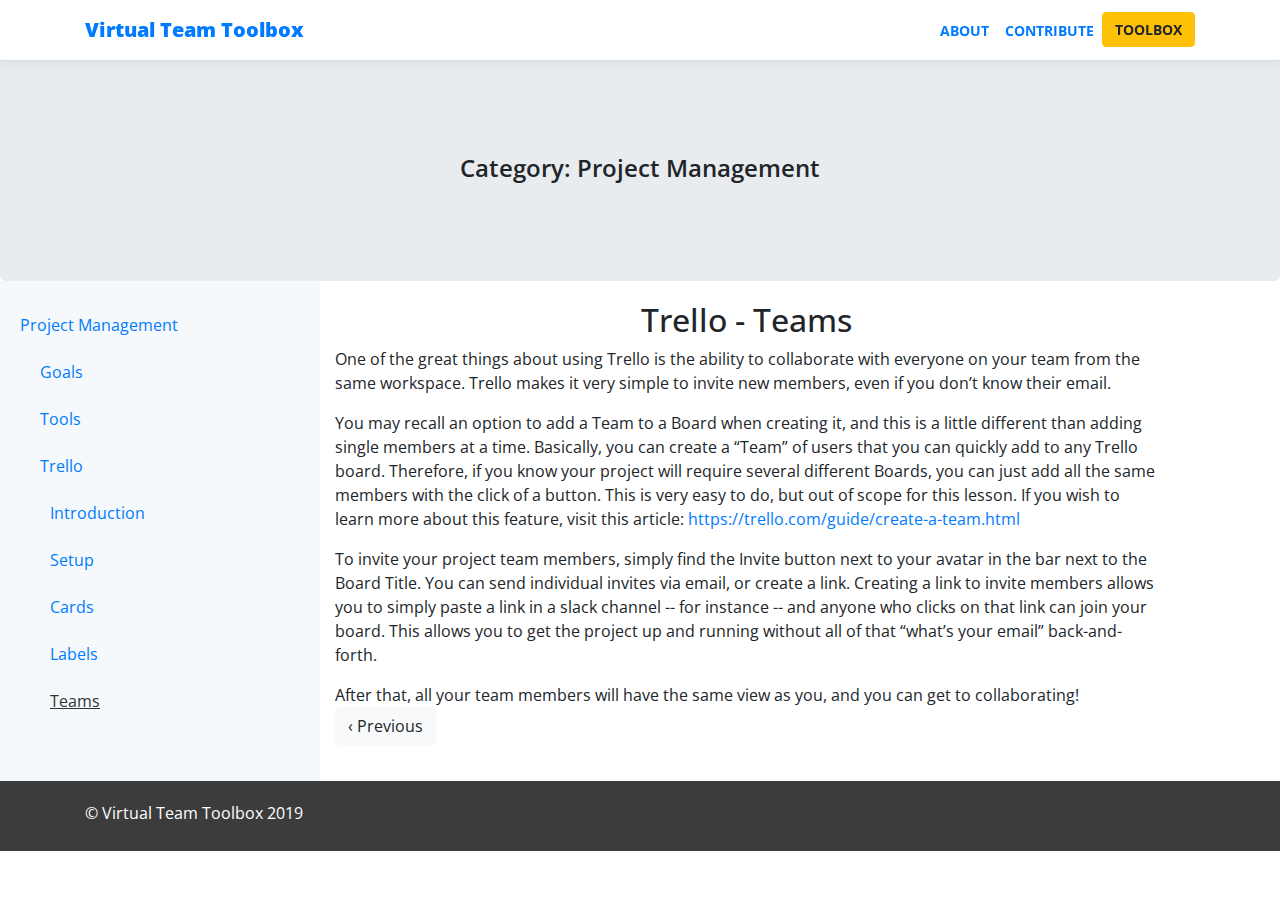
<file: trello-teams.html>
<!doctype html>
<html lang="en">
  <head>
    <meta charset="utf-8">
    <meta name="viewport" content="width=device-width, initial-scale=1, shrink-to-fit=no">
    <title>Virtual Team Toolbox | Trello Teams</title>


    <link href="https://fonts.googleapis.com/css?family=Open+Sans:400,700,800" rel="stylesheet">
    <link rel="stylesheet" href="https://use.fontawesome.com/releases/v5.8.0/css/all.css" integrity="sha384-Mmxa0mLqhmOeaE8vgOSbKacftZcsNYDjQzuCOm6D02luYSzBG8vpaOykv9lFQ51Y" crossorigin="anonymous">
    <!-- Bootstrap core CSS -->
    <link href="css/bootstrap.min.css" rel="stylesheet">    
    <!-- Custom styles for this site -->
    <link href="css/style.css" rel="stylesheet">
  </head>
  <body>
        <nav class="navbar navbar-expand-md fixed-top">
            <div class="container">
                <a class="navbar-brand" href="index.html">Virtual Team Toolbox</a>
                <button class="navbar-toggler" type="button" data-toggle="collapse" data-target="#navbarsExampleDefault" aria-controls="navbarsExampleDefault" aria-expanded="false" aria-label="Toggle navigation">
                    <span class="navbar-toggler-icon"></span>
                </button>

                <div class="collapse navbar-collapse" id="navbarsExampleDefault">
                    <ul class="navbar-nav ml-auto">
                        <li class="nav-item active">
                            <a class="nav-link" href="#">About</a>
                        </li>
                        <li class="nav-item">
                            <a class="nav-link" href="#">Contribute</a>
                        </li>
                        <li class="nav-item">
                            <a class="btn btn-warning" href="toolbox.html">ToolBox</a>
                        </li>
                        
                
                    </ul>
                </div>
            </div>
        </nav>

        <main role="main">

            <!-- Main jumbotron for a primary marketing message or call to action -->
            <div class="jumbotron inner-cat-heading">
                <div class="container">
                    <h2 class="text-center">Category: Project Management</h2>
                </div>
            </div>            
            <div class="container-fluid">

            <div class="row lesson-row">
                    <div class="col-md-3 col-xs-1" id="sidebar">
                        <div class="list-group">
                            <a href="#menu1" class="list-group-item" data-toggle="collapse" data-parent="#sidebar">
                                <span class="hidden-sm-down">Project Management <i class="fa fa-caret-down"></i></span> 
                            </a>
                            <div class="collapse" id="menu1">
                                <a href="cat-pm.html" class="list-group-item">
                                    <span class="hidden-sm-down">Goals</span> 
                                </a>
                                <a href="#menu2" class="list-group-item">
                                    <span class="hidden-sm-down">Tools</span> 
                                </a>
                                <a href="#menu3" class="list-group-item" data-toggle="collapse" data-parent="#sidebar">
                                    <span class="hidden-sm-down">Trello <i class="fa fa-caret-down"></i></span> 
                                </a>
                                <div class="collapse" id="menu3">
                                    <a href="trello-intro.html" class="list-group-item " data-parent="#menu2">Introduction</a>
                                    <a href="trello-setup.html" class="list-group-item" data-parent="#menu2">Setup</a>
                                    <a href="trello-cards.html" class="list-group-item" data-parent="#menu2">Cards</a>
                                    <a href="trello-labels.html" class="list-group-item" data-parent="#menu2">Labels</a>
                                    <a href="trello-teams.html" class="list-group-item active-list-item" data-parent="#menu2">Teams</a>
                                    
                                </div>
                                <!-- <a href="#menu4" class="list-group-item">
                                    <span class="hidden-sm-down">Item 3</span> 
                                </a>
                                <a href="#menu5" class="list-group-item">
                                    <span class="hidden-sm-down">Item 4</span> 
                                </a> -->
                            </div><!-- End PM Collapse -->
                        </div><!-- End List Group -->
                    </div>
                    <div class="col-md-8 lesson-body">
                        <h2 class="text-center">Trello - Teams</h2>
                        <!-- Lesson video will go here -->
                        <!-- <img class="img-fluid" src="https://via.placeholder.com/900x300.png?text=Video+Here" /> -->

                        <!-- Start Actual Lesson Body -->
                        <!-- <h3 class="mt-3">What you will learn in this lesson</h3> -->
                        
                        <p>One of the great things about using Trello is the ability to collaborate with everyone on your team from the same workspace. Trello makes it very simple to invite new members, even if you don’t know their email. </p>

                        <p>You may recall an option to add a Team to a Board when creating it, and this is a little different than adding single members at a time. Basically, you can create a “Team” of users that you can quickly add to any Trello board. Therefore, if you know your project will require several different Boards, you can just add all the same members with the click of a button. This is very easy to do, but out of scope for this lesson. If you wish to learn more about this feature, visit this article: <a href="https://trello.com/guide/create-a-team.html" target="_blank">https://trello.com/guide/create-a-team.html</a></p>

                        <p>To invite your project team members, simply find the Invite button next to your avatar in the bar next to the Board Title. You can send individual invites via email, or create a link. Creating a link to invite members allows you to simply paste a link in a slack channel -- for instance -- and anyone who clicks on that link can join your board. This allows you to get the project up and running without all of that “what’s your email” back-and-forth.</p>

                        <p>After that, all your team members will have the same view as you, and you can get to collaborating!


                        <a href="trello-labels.html" class="btn btn-light">&#8249; Previous</a>
                        <!-- <a href="#" class="btn btn-light float-right">Next &#8250;</a> -->
                    </div>
                    


                </div><!-- End Row -->
                
            </div><!-- End Container -->
            

        </main>

        <footer>
            <div class="container">
            <p>&copy; Virtual Team Toolbox 2019</p>
            </div>
        </footer>
        <script src="https://code.jquery.com/jquery-3.3.1.slim.min.js" integrity="sha384-q8i/X+965DzO0rT7abK41JStQIAqVgRVzpbzo5smXKp4YfRvH+8abtTE1Pi6jizo" crossorigin="anonymous"></script>
        <script>window.jQuery || document.write('<script src="/docs/4.3/assets/js/vendor/jquery-slim.min.js"><\/script>')</script><script src="js/bootstrap.bundle.min.js" integrity="sha384-xrRywqdh3PHs8keKZN+8zzc5TX0GRTLCcmivcbNJWm2rs5C8PRhcEn3czEjhAO9o" crossorigin="anonymous"></script>
        <script>
        $('#menu1').collapse('show'); //Show the current page contents
        $('#menu3').collapse('show'); //Show the current page contents
        </script>
        
    </body>
</html>
</file>
<file: css/style.css>
/*                                      */
/*        Virtual Toolbox Theme         */
/*      Developed by Andrew Nolan       */
/*                                      */

/* General Classes */
/* Move down content because we have a fixed navbar that is 3.5rem tall */
body {
    padding-top: 3.5rem;
    font-family: 'Open Sans', sans-serif;
}


.navbar-brand {
    font-weight: 900;
}

.text-center {
    text-align: center;
}
.navbar {
    box-shadow: rgba(116, 129, 141, 0.1) 0px 3px 8px 0px;
    border-bottom: 1px solid rgb(212, 218, 223);
    background-color: rgb(255, 255, 255);
    padding-top: 10px;
    padding-bottom: 10px;
}
.navbar-nav {
    text-transform: uppercase;
    font-size: 14px;
    font-weight: bold;
}
.navbar-nav .btn {
    font-size: 14px;
    font-weight: bold;
}
footer {
    padding-top: 20px;
    padding-bottom: 10px;
    margin-bottom: 0;
    background: #3c3c3c;
    color: #FFF;
}


/* Page sections */
.page-section {
    padding-top: 50px;
    padding-bottom: 50px;
}
/* Page Section -- MULTI-ROW */
/* This would be for the top section in a multi-row section */
.page-section-mr-t {
    padding-top: 50px;
    padding-bottom: 0px;
}
/* Corresponding bottom section here lads */
.page-section-mr-b {
    padding-top: 0px;
    padding-bottom: 50px;
}

/* Jumbotron section */
.jumbotron.home-section {
    text-align: center;
    background: url('../img/home-header.jpg') center center no-repeat, linear-gradient(rgba(23, 54, 112, 0.5),rgba(23, 54, 112, 0.5));
    background-size: cover;
    background-blend-mode: overlay;
    color: #FFF;
    margin-bottom: 0px;
}

.cat-heading {
    margin-bottom: 0px;
    min-height: 25%;  /* Fallback for browsers do NOT support vh unit */
    min-height: 25vh; /* These two lines are counted as one :-)       */
  
    display: flex;
    align-items: center;
}
.inner-cat-heading {
    margin-bottom: 0px;
    min-height: 25%;  /* Fallback for browsers do NOT support vh unit */
    min-height: 25vh; /* These two lines are counted as one :-)       */
  
    display: flex;
    align-items: center;
}
.inner-cat-heading h2 {
    font-size: 24px;
}
.vertical-center {
    min-height: 50%;  /* Fallback for browsers do NOT support vh unit */
    min-height: 50vh; /* These two lines are counted as one :-)       */
  
    display: flex;
    align-items: center;
}

.jumbotron h1 {
    font-weight: 900;
}
.jumbotron h2 {
    margin-top: 20px;
    margin-bottom: 20px;
    font-weight: 600;
}
.jumbotron .btn {
    text-transform: uppercase;
    font-weight: 600;
}

/* Some colored page sections */
.blue-section {
    background: rgb(56,132,255);
    background: linear-gradient(90deg, rgba(56,132,255,1) 35%, rgba(31,101,214,1) 100%);
    color: #FFF;
}
.grey-section {
    background: #f6f9fc;
}

/* Logos section -- Home */
.greyed-out {
    filter: grayscale(1);
    -webkit-filter: grayscale(1);
    opacity: .5;
    transition: all .2s ease-in-out;
    -webkit-transition: all .2s ease-in-out;
}

.greyed-out:hover {
    filter: grayscale(0);
    opacity: 1;
}

/* Categories section */

.category-box {
    color: rgb(36, 42, 49);
    margin: 32px 20px;
    border: 1px solid rgb(230, 236, 241);
    box-shadow: rgba(116, 129, 141, 0.1) 2px 1px 10px 1px;
    background-color: rgb(255, 255, 255);
    transition: all 250ms ease 0s;
    text-align: center;
    padding: 20px 10px;
}

.category-box:hover {
    box-shadow: rgba(116, 129, 141, 0.3) 2px 1px 10px 1px;
}

.category-box i {
    font-size: 35px;
}

.category-box h3 {
    margin-top: 20px;
    font-weight: bold;
    font-size: 20px;
}
.category-box a:hover {
    text-decoration: none;
}

/* Sidebar Accordion */
#sidebar {
    padding-left: 0;
    background: #f6f9fc;
    padding-top: 20px;
}
.list-group-item {
    border: 0;
    background: #f6f9fc;
}
/* level 1*/
#sidebar .list-group .collapse .list-group-item  {
    padding-left: 40px;
}

/* level 2*/
#sidebar .list-group .collapse > .collapse .list-group-item {
    padding-left: 50px;
}

/* level 3*/
#sidebar .list-group .collapse > .collapse > .collapse .list-group-item {
    padding-left: 60px;
}
.active-list-item {
    text-decoration: underline;
    color: #333;
}

/* Lesson Body */
.lesson-body {
    padding-top: 20px;
    padding-bottom: 20px;
}
</file>
